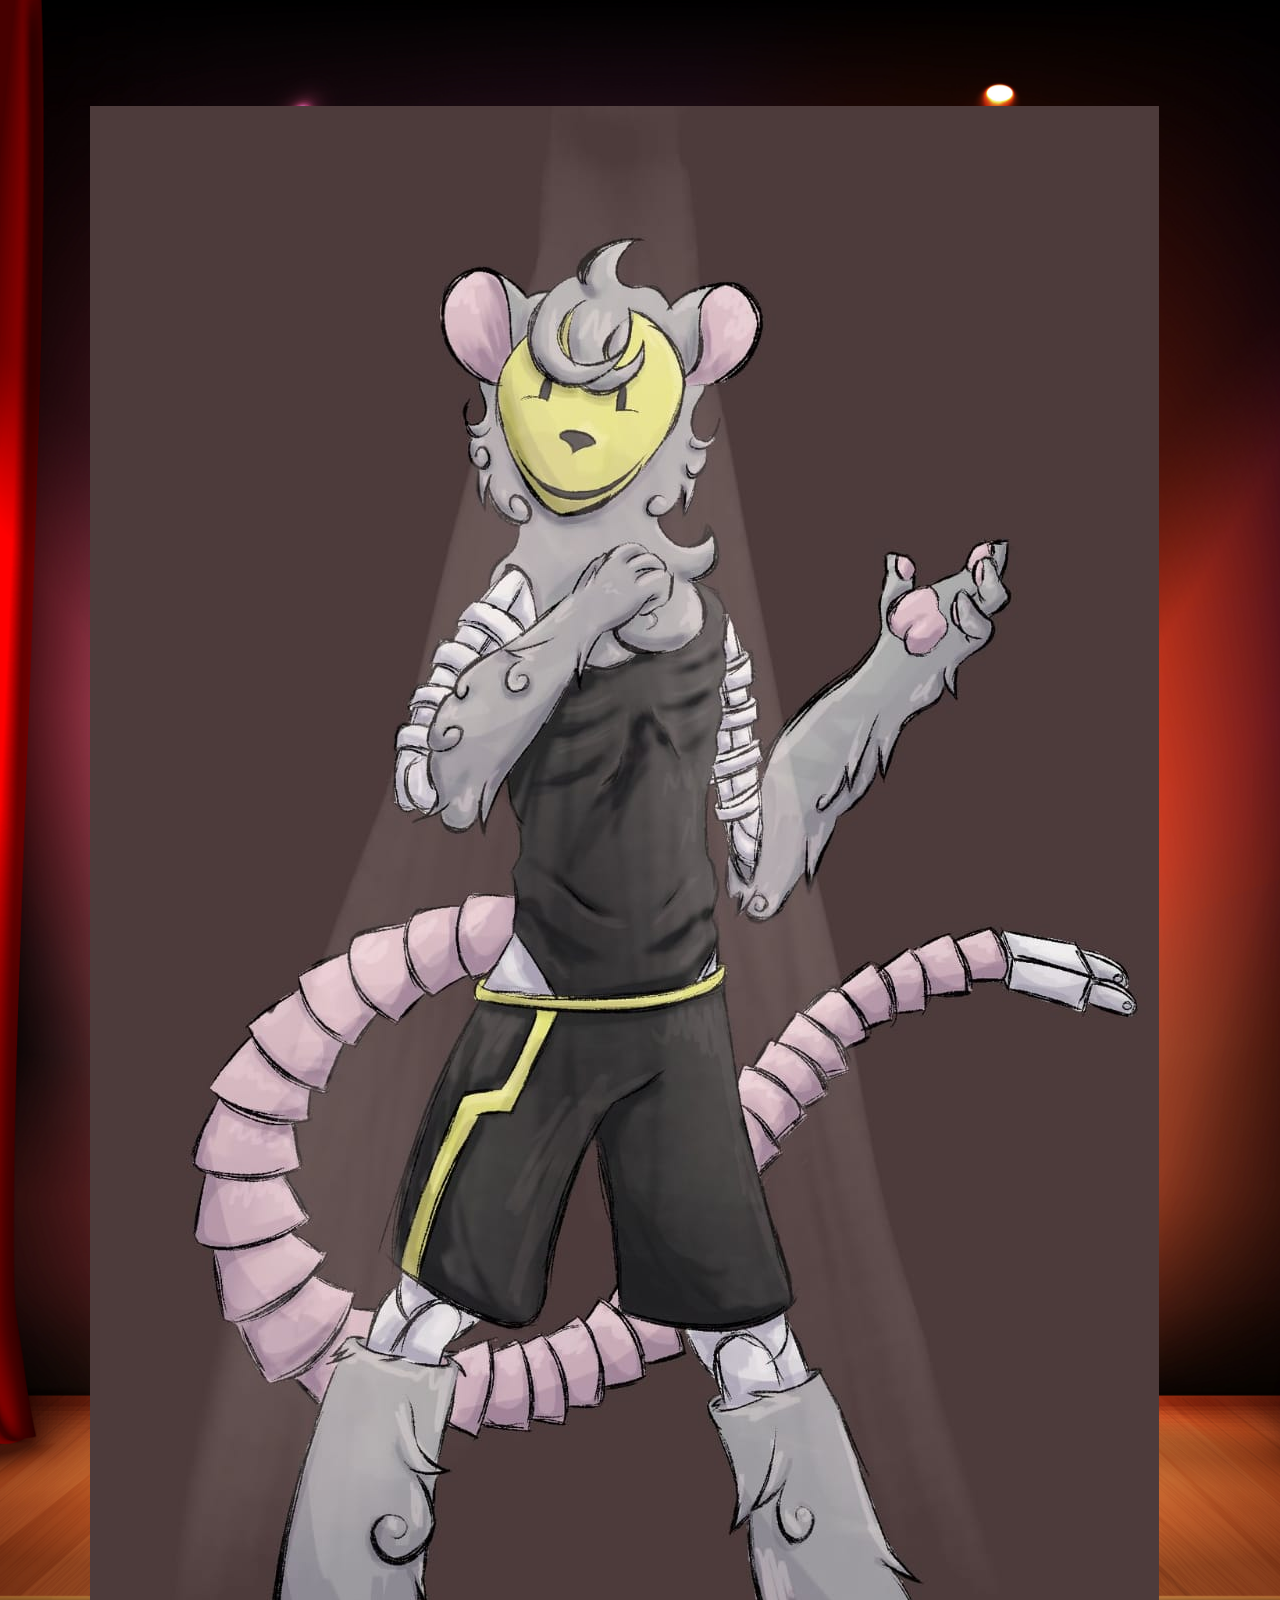
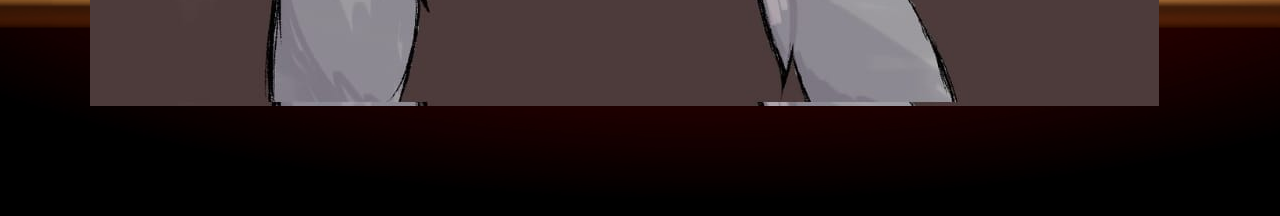
<file: page2.html>
<!DOCTYPE html>
<html lang="en">
    <meta charset="UTF-8" />
    <meta name="viewport" content="width=device-width, initial-scale=1.0" />
    <title>Tribute for Ian</title>
    <link rel="stylesheet" href="style2.css" />
    <body>
        <div id="Ian">
            <img src="Untitled.jpg">
        </div>
        <audio id="Background-music" autoplay loop>
            <source src="GIRL_HELL.mp3" type="audio/mp3" />
        </audio>
    </body>
</html>
</file>
<file: style2.css>
body {
    display: flex;
    justify-content: center;
    align-items: center;
    height: 200vh;
    background-image: url('12640.jpg');
    background-size: cover;
    background-position: center;
    color: white;
}

#Ian {
    width: 1100px;
}
</file>
